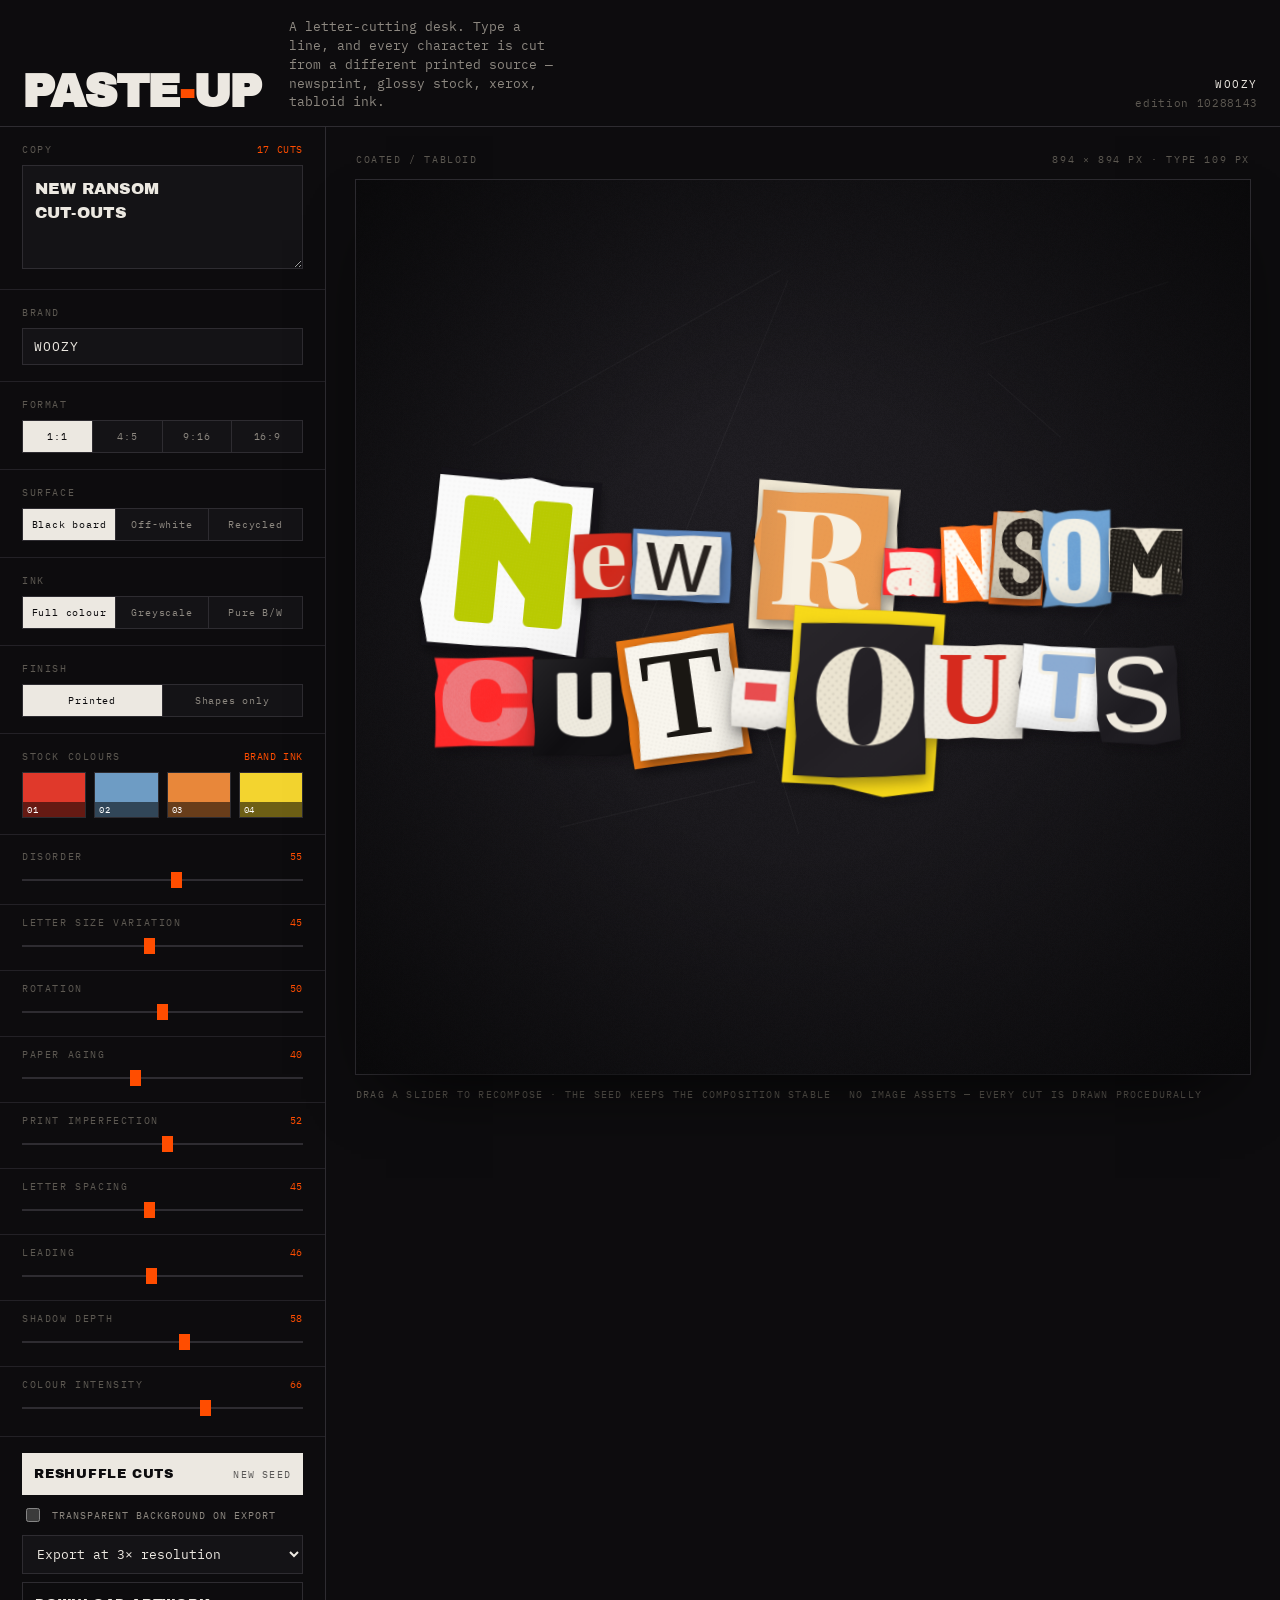
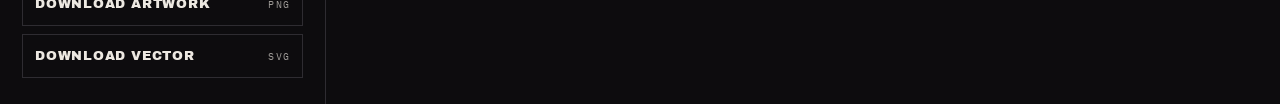
<file: paste-up.html>
<!DOCTYPE html>
<html lang="en">
<head>
<meta charset="utf-8">
<meta name="viewport" content="width=device-width, initial-scale=1">
<title>PASTE-UP — cut-out typography collage</title>
<link rel="preconnect" href="https://fonts.googleapis.com">
<link rel="preconnect" href="https://fonts.gstatic.com" crossorigin>
<link href="https://fonts.googleapis.com/css2?family=Abril+Fatface&family=Alfa+Slab+One&family=Anton&family=Archivo:wght@800&family=Archivo+Black&family=Archivo+Narrow:wght@700&family=Bebas+Neue&family=Bodoni+Moda:opsz,wght@6..96,900&family=Bungee&family=Courier+Prime:wght@700&family=DM+Serif+Display&family=Fjalla+One&family=IBM+Plex+Mono:wght@400;600&family=Instrument+Serif&family=Oswald:wght@700&family=Passion+One:wght@900&family=Playfair+Display:wght@900&family=Rubik+Mono+One&family=Space+Mono:wght@700&family=Special+Elite&family=Staatliches&family=Ultra&display=swap" rel="stylesheet">
<style>
:root{
  --ink:#0d0c0e;
  --panel:#141316;
  --panel-2:#1b1a1e;
  --line:#2e2c31;
  --line-soft:#232126;
  --fg:#ece8e1;
  --fg-dim:#8d8880;
  --fg-faint:#5d5952;
  --signal:#ff4d00;
  --mono:"IBM Plex Mono",ui-monospace,"SFMono-Regular",Menlo,monospace;
  --disp:"Archivo Black","Arial Black",Impact,sans-serif;
}
:root:not([data-theme="light"]){color-scheme:dark}
*{box-sizing:border-box}
html,body{margin:0;padding:0}
body{
  background:var(--ink);
  color:var(--fg);
  font-family:var(--mono);
  font-size:13px;
  -webkit-font-smoothing:antialiased;
  min-height:100vh;
}
button,input,select,textarea{font:inherit;color:inherit}
:focus-visible{outline:2px solid var(--signal);outline-offset:2px}
.sr{position:absolute;width:1px;height:1px;overflow:hidden;clip:rect(0 0 0 0);white-space:nowrap}

/* ---------- masthead ---------- */
.masthead{
  border-bottom:1px solid var(--line);
  padding:18px 22px 14px;
  display:flex;flex-wrap:wrap;align-items:flex-end;gap:18px 28px;
}
.wordmark{
  font-family:var(--disp);
  font-size:clamp(28px,4.4vw,46px);
  line-height:.86;
  letter-spacing:-.03em;
  margin:0;
  text-transform:uppercase;
}
.wordmark em{font-style:normal;color:var(--signal)}
.tagline{max-width:34ch;color:var(--fg-dim);line-height:1.45;margin:0}
.masthead .stamp{
  margin-left:auto;text-align:right;color:var(--fg-faint);
  font-size:11px;line-height:1.7;letter-spacing:.06em;
}
.stamp b{display:block;color:var(--fg);font-weight:400;letter-spacing:.14em}

/* ---------- shell ---------- */
.shell{display:grid;grid-template-columns:326px minmax(0,1fr);align-items:start}
.desk{border-right:1px solid var(--line);min-height:calc(100vh - 92px)}
.field{border-bottom:1px solid var(--line-soft);padding:16px 22px}
.field:last-child{border-bottom:0}
.lab{
  display:flex;justify-content:space-between;align-items:baseline;gap:10px;
  font-size:10px;letter-spacing:.16em;text-transform:uppercase;color:var(--fg-faint);
  margin-bottom:9px;
}
.lab .val{color:var(--signal);letter-spacing:.06em;font-variant-numeric:tabular-nums}
textarea{
  width:100%;min-height:104px;resize:vertical;background:var(--panel);
  border:1px solid var(--line);padding:11px 12px;line-height:1.5;
  font-family:var(--disp);font-size:16px;letter-spacing:.01em;text-transform:uppercase;
}
input[type=text]{width:100%;background:var(--panel);border:1px solid var(--line);padding:9px 11px;letter-spacing:.08em;text-transform:uppercase}
.row{display:flex;gap:8px}
.seg{display:grid;grid-template-columns:repeat(4,1fr);border:1px solid var(--line)}
.seg button{
  background:var(--panel);border:0;border-right:1px solid var(--line);
  padding:9px 2px;font-size:10px;letter-spacing:.08em;cursor:pointer;color:var(--fg-dim);
}
.seg button:last-child{border-right:0}
.seg button[aria-pressed=true]{background:var(--fg);color:var(--ink)}
.seg.two{grid-template-columns:repeat(3,1fr)}
.seg.duo{grid-template-columns:repeat(2,1fr)}
.chk{display:flex;gap:9px;align-items:center;color:var(--fg-dim);font-size:10px;letter-spacing:.1em;text-transform:uppercase;cursor:pointer;padding:2px 0}
.chk input{accent-color:var(--signal);width:14px;height:14px}
#swatchField.off{opacity:.32;pointer-events:none}
.swatches{display:grid;grid-template-columns:repeat(4,1fr);gap:8px}
.sw{position:relative;height:46px;border:1px solid var(--line);overflow:hidden}
.sw input{position:absolute;inset:-8px;width:calc(100% + 16px);height:calc(100% + 16px);border:0;padding:0;background:none;cursor:pointer;opacity:0}
.sw span{position:absolute;inset:0;pointer-events:none}
.sw b{position:absolute;left:0;bottom:0;right:0;font-size:9px;font-weight:400;letter-spacing:.06em;background:rgba(0,0,0,.55);color:#fff;padding:2px 4px}
.sliders{padding:4px 0}
.slider{padding:11px 22px 12px;border-bottom:1px solid var(--line-soft)}
.slider:last-child{border-bottom:0}
input[type=range]{
  -webkit-appearance:none;appearance:none;width:100%;height:16px;background:none;cursor:ew-resize;margin:0;
}
input[type=range]::-webkit-slider-runnable-track{height:2px;background:var(--line);border:0}
input[type=range]::-moz-range-track{height:2px;background:var(--line);border:0}
input[type=range]::-webkit-slider-thumb{-webkit-appearance:none;width:11px;height:16px;background:var(--signal);margin-top:-7px;border:0;border-radius:0}
input[type=range]::-moz-range-thumb{width:11px;height:16px;background:var(--signal);border:0;border-radius:0}
.actions{display:grid;gap:8px;padding:16px 22px 26px}
.btn{
  width:100%;padding:14px 12px;background:var(--fg);color:var(--ink);border:0;cursor:pointer;
  font-family:var(--disp);font-size:13px;letter-spacing:.06em;text-transform:uppercase;text-align:left;
  display:flex;justify-content:space-between;align-items:center;gap:10px;
}
.btn:hover{background:var(--signal);color:#fff}
.btn.ghost{background:transparent;color:var(--fg);border:1px solid var(--line)}
.btn.ghost:hover{border-color:var(--signal);color:var(--signal);background:transparent}
.btn small{font-family:var(--mono);font-size:10px;letter-spacing:.12em;opacity:.65}
select{background:var(--panel);border:1px solid var(--line);padding:9px 10px;width:100%}

/* ---------- stage ---------- */
.studio{padding:26px 30px 44px;display:flex;flex-direction:column;gap:14px;min-width:0}
.studio-head{display:flex;justify-content:space-between;align-items:baseline;gap:16px;color:var(--fg-faint);font-size:10px;letter-spacing:.16em;text-transform:uppercase}
.board-wrap{display:flex;justify-content:center}
#board{
  position:relative;width:100%;max-width:960px;overflow:hidden;
  box-shadow:0 30px 70px -30px rgba(0,0,0,.9), 0 0 0 1px var(--line);
}
#boardBg{position:absolute;inset:0;width:100%;height:100%;display:block}
#stage{position:absolute;inset:0}
.cut{position:absolute;will-change:transform}
.cut canvas{display:block}
#board.busy::after{
  content:"SETTING TYPE";position:absolute;inset:0;display:grid;place-items:center;
  background:rgba(13,12,14,.82);color:var(--fg);letter-spacing:.3em;font-size:11px;
}
.foot{color:var(--fg-faint);font-size:10px;letter-spacing:.12em;text-transform:uppercase;display:flex;gap:18px;flex-wrap:wrap}

@media (max-width:980px){
  .shell{grid-template-columns:1fr}
  .desk{border-right:0;border-bottom:1px solid var(--line);min-height:0}
  .studio{padding:20px 16px 36px}
  .masthead{padding:16px}
  .masthead .stamp{margin-left:0;text-align:left;width:100%}
}
@media (prefers-reduced-motion:reduce){*{transition:none!important;animation:none!important}}
</style>
</head>
<body>

<header class="masthead">
  <h1 class="wordmark">Paste<em>-</em>up</h1>
  <p class="tagline">A letter-cutting desk. Type a line, and every character is cut from a different printed source — newsprint, glossy stock, xerox, tabloid ink.</p>
  <div class="stamp"><b id="brandStamp">WOOZY</b>edition <span id="seedStamp">000000</span></div>
</header>

<div class="shell">
  <!-- ============ CONTROLS ============ -->
  <aside class="desk">
    <div class="field">
      <div class="lab"><span>Copy</span><span class="val" id="charCount">0 cuts</span></div>
      <textarea id="text" spellcheck="false" aria-label="Text to compose">NEW RANSOM
CUT-OUTS</textarea>
    </div>

    <div class="field">
      <div class="lab"><span>Brand</span></div>
      <input type="text" id="brand" value="WOOZY" aria-label="Brand name" maxlength="18">
    </div>

    <div class="field">
      <div class="lab"><span>Format</span></div>
      <div class="seg" id="formatSeg" role="group" aria-label="Artwork format">
        <button type="button" data-v="1" aria-pressed="true">1:1</button>
        <button type="button" data-v="0.8" aria-pressed="false">4:5</button>
        <button type="button" data-v="0.5625" aria-pressed="false">9:16</button>
        <button type="button" data-v="1.7778" aria-pressed="false">16:9</button>
      </div>
    </div>

    <div class="field">
      <div class="lab"><span>Surface</span></div>
      <div class="seg two" id="surfaceSeg" role="group" aria-label="Board surface">
        <button type="button" data-v="black" aria-pressed="true">Black board</button>
        <button type="button" data-v="offwhite" aria-pressed="false">Off-white</button>
        <button type="button" data-v="grey" aria-pressed="false">Recycled</button>
      </div>
    </div>

    <div class="field">
      <div class="lab"><span>Ink</span></div>
      <div class="seg two" id="inkSeg" role="group" aria-label="Ink mode">
        <button type="button" data-v="colour" aria-pressed="true">Full colour</button>
        <button type="button" data-v="grey" aria-pressed="false">Greyscale</button>
        <button type="button" data-v="pure" aria-pressed="false">Pure B/W</button>
      </div>
    </div>

    <div class="field">
      <div class="lab"><span>Finish</span></div>
      <div class="seg duo" id="finishSeg" role="group" aria-label="Finish">
        <button type="button" data-v="printed" aria-pressed="true">Printed</button>
        <button type="button" data-v="flat" aria-pressed="false">Shapes only</button>
      </div>
    </div>

    <div class="field" id="swatchField">
      <div class="lab"><span>Stock colours</span><span class="val">brand ink</span></div>
      <div class="swatches" id="swatches"></div>
    </div>

    <div class="field sliders" id="sliders"></div>

    <div class="actions">
      <button class="btn" id="reshuffle" type="button">Reshuffle cuts <small>new seed</small></button>
      <label class="chk"><input type="checkbox" id="transparent"> Transparent background on export</label>
      <select id="res" aria-label="Export resolution">
        <option value="2">Export at 2× resolution</option>
        <option value="3" selected>Export at 3× resolution</option>
        <option value="4">Export at 4× resolution</option>
      </select>
      <button class="btn ghost" id="download" type="button">Download artwork <small>PNG</small></button>
      <button class="btn ghost" id="downloadSvg" type="button">Download vector <small>SVG</small></button>
    </div>
  </aside>

  <!-- ============ STAGE ============ -->
  <main class="studio">
    <div class="studio-head">
      <span id="stockLine">stock in use</span>
      <span id="dims">—</span>
    </div>
    <div class="board-wrap">
      <div id="board" class="busy">
        <canvas id="boardBg"></canvas>
        <div id="stage" aria-hidden="true"></div>
        <div class="sr" id="live" aria-live="polite"></div>
      </div>
    </div>
    <div class="foot">
      <span>Drag a slider to recompose · the seed keeps the composition stable</span>
      <span>No image assets — every cut is drawn procedurally</span>
    </div>
  </main>
</div>

<script>
"use strict";

/* =========================================================
   1. SEEDED RANDOMNESS
   ========================================================= */
function mulberry32(a){
  return function(){
    a|=0;a=a+0x6D2B79F5|0;
    let t=Math.imul(a^a>>>15,1|a);
    t=t+Math.imul(t^t>>>7,61|t)^t;
    return ((t^t>>>14)>>>0)/4294967296;
  };
}
class Rng{
  constructor(seed){this._=mulberry32(seed>>>0);}
  r(){return this._();}
  range(a,b){return a+this._()*(b-a);}
  int(a,b){return Math.floor(a+this._()*(b-a+1));}
  pick(a){return a[Math.floor(this._()*a.length)];}
  chance(p){return this._()<p;}
  sign(){return this._()<.5?-1:1;}
  /* soft bell curve: values cluster near the middle, extremes are rare */
  bell(){return (this._()+this._()+this._())/3*2-1;}
  weighted(pairs){ // [[value,weight],...]
    let t=0;for(const p of pairs)t+=p[1];
    let x=this._()*t;
    for(const p of pairs){x-=p[1];if(x<=0)return p[0];}
    return pairs[pairs.length-1][0];
  }
}
function createSeed(){return Math.floor(Math.random()*0xFFFFFF);}
function hashStr(s){let h=2166136261;for(let i=0;i<s.length;i++){h^=s.charCodeAt(i);h=Math.imul(h,16777619);}return h>>>0;}

/* =========================================================
   2. COLOUR HELPERS
   ========================================================= */
function hexToRgb(h){h=h.replace('#','');if(h.length===3)h=h.split('').map(c=>c+c).join('');
  return [parseInt(h.slice(0,2),16),parseInt(h.slice(2,4),16),parseInt(h.slice(4,6),16)];}
function rgbToHex(r,g,b){return '#'+[r,g,b].map(v=>Math.max(0,Math.min(255,Math.round(v))).toString(16).padStart(2,'0')).join('');}
function rgbToHsl(r,g,b){
  r/=255;g/=255;b/=255;
  const mx=Math.max(r,g,b),mn=Math.min(r,g,b);let h=0,s=0;const l=(mx+mn)/2;
  if(mx!==mn){const d=mx-mn;s=l>.5?d/(2-mx-mn):d/(mx+mn);
    h=mx===r?(g-b)/d+(g<b?6:0):mx===g?(b-r)/d+2:(r-g)/d+4;h/=6;}
  return [h*360,s,l];
}
function hslToHex(h,s,l){
  h=((h%360)+360)%360/360;s=Math.max(0,Math.min(1,s));l=Math.max(0,Math.min(1,l));
  const q=l<.5?l*(1+s):l+s-l*s,p=2*l-q;
  const f=t=>{t=(t+1)%1;
    if(t<1/6)return p+(q-p)*6*t;
    if(t<1/2)return q;
    if(t<2/3)return p+(q-p)*(2/3-t)*6;
    return p;};
  return rgbToHex(f(h+1/3)*255,f(h)*255,f(h-1/3)*255);
}
function tweak(hex,dh,ds,dl){const[h,s,l]=rgbToHsl(...hexToRgb(hex));return hslToHex(h+dh,s*ds,l+dl);}
function lum(hex){const[r,g,b]=hexToRgb(hex).map(v=>{v/=255;return v<=.03928?v/12.92:Math.pow((v+.055)/1.055,2.4);});
  return .2126*r+.7152*g+.0722*b;}
function mix(a,b,t){const A=hexToRgb(a),B=hexToRgb(b);return rgbToHex(A[0]+(B[0]-A[0])*t,A[1]+(B[1]-A[1])*t,A[2]+(B[2]-A[2])*t);}

/* =========================================================
   3. TYPE POOL — grouped by voice, always with a system fallback
   ========================================================= */
const FONTS = [
  // heavy display
  {f:'"Anton", Impact, "Arial Narrow", sans-serif',w:400,g:'display'},
  {f:'"Archivo Black","Arial Black",sans-serif',w:400,g:'display'},
  {f:'"Alfa Slab One", Rockwell, Georgia, serif',w:400,g:'display'},
  {f:'"Ultra", Georgia, serif',w:400,g:'display'},
  {f:'"Passion One", Impact, sans-serif',w:900,g:'display'},
  {f:'"Bungee", Impact, sans-serif',w:400,g:'display'},
  {f:'"Rubik Mono One", "Courier New", monospace',w:400,g:'display'},
  {f:'Impact, "Arial Black", sans-serif',w:400,g:'display'},
  {f:'"Arial Black", Impact, sans-serif',w:900,g:'display'},
  // condensed
  {f:'"Bebas Neue", "Arial Narrow", sans-serif',w:400,g:'condensed'},
  {f:'"Oswald", "Arial Narrow", sans-serif',w:700,g:'condensed'},
  {f:'"Fjalla One", "Arial Narrow", sans-serif',w:400,g:'condensed'},
  {f:'"Staatliches", "Arial Narrow", sans-serif',w:400,g:'condensed'},
  {f:'"Archivo Narrow", "Arial Narrow", sans-serif',w:700,g:'condensed'},
  // editorial serif
  {f:'"Playfair Display", Georgia, serif',w:900,g:'serif'},
  {f:'"Bodoni Moda", "Didot", Georgia, serif',w:900,g:'serif'},
  {f:'"DM Serif Display", Georgia, serif',w:400,g:'serif'},
  {f:'"Abril Fatface", Georgia, serif',w:400,g:'serif'},
  {f:'"Instrument Serif", Georgia, serif',w:400,g:'serif'},
  {f:'Georgia, "Times New Roman", serif',w:700,g:'serif'},
  {f:'"Times New Roman", Times, serif',w:700,g:'serif'},
  {f:'Palatino, "Palatino Linotype", Georgia, serif',w:700,g:'serif'},
  // typewriter / mono
  {f:'"Special Elite", "Courier New", monospace',w:400,g:'mono'},
  {f:'"Courier Prime", "Courier New", monospace',w:700,g:'mono'},
  {f:'"Space Mono", "Courier New", monospace',w:700,g:'mono'},
  {f:'"Courier New", Courier, monospace',w:700,g:'mono'},
  // grotesk
  {f:'"Archivo", Helvetica, Arial, sans-serif',w:800,g:'grotesk'},
  {f:'Helvetica, Arial, sans-serif',w:700,g:'grotesk'},
  {f:'"Trebuchet MS", Verdana, sans-serif',w:700,g:'grotesk'},
  {f:'Verdana, Geneva, sans-serif',w:700,g:'grotesk'}
];
const BY_GROUP = FONTS.reduce((m,f)=>((m[f.g]=m[f.g]||[]).push(f),m),{});

/* =========================================================
   4. MATERIAL PRESETS — a cut gets a preset first, variations second
   ========================================================= */
const MATERIALS = {
  newspaper:{
    label:'newsprint', groups:['serif','mono','condensed'], weight:16,
    stocks:[['newsprint',6],['neutral',2],['brand',1]],
    sat:.34, screen:[.30,.58], paperDots:[.05,.12], grain:[.55,.85],
    pad:[.025,.095], ink:'dark', bleed:.5, fiber:.9, edge:[.10,.20], crisp:.55
  },
  magazine:{
    label:'glossy', groups:['display','grotesk','condensed','serif'], weight:26,
    stocks:[['brand',3],['bright',4],['neutral',3]],
    sat:1.05, screen:[.10,.32], paperDots:[0,.06], grain:[.12,.3],
    pad:[.02,.10], ink:'auto', bleed:.18, fiber:.15, edge:[.05,.12], crisp:.9
  },
  xerox:{
    label:'xerox', groups:['display','condensed','mono'], weight:14,
    stocks:[['xerox',7],['dark',2],['brand',1]],
    sat:.06, screen:[.35,.6], paperDots:[.03,.09], grain:[.8,1.25],
    pad:[.02,.085], ink:'hard', bleed:.7, fiber:.4, edge:[.12,.24], crisp:.35
  },
  fashion:{
    label:'coated', groups:['serif','display'], weight:18,
    stocks:[['brand',3],['bright',4],['dark',3]],
    sat:.95, screen:[.05,.18], paperDots:[0,.04], grain:[.08,.22],
    pad:[.07,.21], ink:'auto', bleed:.1, fiber:.1, edge:[.04,.10], crisp:1
  },
  tabloid:{
    label:'tabloid', groups:['condensed','display'], weight:26,
    stocks:[['brand',5],['accent',2],['neutral',2],['dark',1]],
    sat:1.25, screen:[.22,.48], paperDots:[.04,.11], grain:[.35,.6],
    pad:[.012,.07], ink:'auto', bleed:.35, fiber:.35, edge:[.08,.18], crisp:.7
  }
};
const MAT_KEYS = Object.keys(MATERIALS);
const MAT_WEIGHTS = MAT_KEYS.map(k=>[k,MATERIALS[k].weight]);

const STOCKS = {
  newsprint:['#d9d2c2','#cfc8b6','#e1dbcb','#c8c1af'],
  neutral:['#e9e3d5','#ded7c7','#f1ece0','#d2ccbd','#efe7d3'],
  bright:['#f7f5f0','#ffffff','#f4f1e8','#fbf9f4'],
  xerox:['#f4f3ef','#e8e7e2','#fbfaf7'],
  dark:['#141317','#1d1b20','#0f0e11','#221f24']
};

/* =========================================================
   5. STATE
   ========================================================= */
const SLIDERS = [
  {id:'chaos',      label:'Disorder',           v:55},
  {id:'sizeVar',    label:'Letter size variation', v:45},
  {id:'rotation',   label:'Rotation',           v:50},
  {id:'aging',      label:'Paper aging',        v:40},
  {id:'print',      label:'Print imperfection', v:52},
  {id:'spacing',    label:'Letter spacing',     v:45},
  {id:'leading',    label:'Leading',            v:46},
  {id:'shadow',     label:'Shadow depth',       v:58},
  {id:'intensity',  label:'Colour intensity',   v:66}
];
const state = {
  text:'NEW RANSOM\nCUT-OUTS',
  brand:'WOOZY',
  seed:createSeed(),
  format:1,
  surface:'black',
  palette:['#e0392b','#6e9cc4','#e8873a','#f3d42f'],
  ink:'colour', flat:false, transparent:false,
  s:Object.fromEntries(SLIDERS.map(s=>[s.id,s.v/100])),
  cuts:[], fontsReady:false
};
const PAD = 30;           // shadow + backing-card breathing room baked into every cut canvas
const REF = 100;          // metrics reference size

/* =========================================================
   6. MEASURING
   ========================================================= */
const mc = document.createElement('canvas').getContext('2d');
const metricCache = new Map();
function metrics(str,font){
  const key = font.w+'|'+font.f+'|'+str;
  let m = metricCache.get(key);
  if(m) return m;
  mc.font = font.w+' '+REF+'px '+font.f;
  const t = mc.measureText(str);
  const left  = t.actualBoundingBoxLeft  !== undefined ? t.actualBoundingBoxLeft  : 0;
  const right = t.actualBoundingBoxRight !== undefined ? t.actualBoundingBoxRight : t.width;
  const asc   = t.actualBoundingBoxAscent  || REF*.72;
  const desc  = Math.max(0, t.actualBoundingBoxDescent || 0);
  m = {w:(left+right)/REF||t.width/REF, left:left/REF, asc:asc/REF, desc:desc/REF};
  metricCache.set(key,m);
  return m;
}

/* =========================================================
   7. STYLE GENERATION — one cut = one fragment of printed matter
   ========================================================= */
function paletteFor(kind,rng,intensity){
  if(kind==='brand'||kind==='accent'){
    const base = rng.pick(state.palette);
    const [h,s,l] = rgbToHsl(...hexToRgb(base));
    const boost = .55 + intensity*.75;
    if(kind==='accent') return hslToHex(h + rng.range(-16,16), Math.min(1,s*boost*1.05), Math.min(.82,Math.max(.22,l+rng.range(-.12,.12))));
    return hslToHex(h + rng.range(-7,7), Math.min(1,s*boost), Math.max(.18,Math.min(.8,l+rng.range(-.08,.08))));
  }
  return rng.pick(STOCKS[kind]);
}

/* black & white conversion — stocks become distinct paper greys, ink goes hard */
const GREYS=[1,.955,.90,.83,.72,.58,.20,.11,.055];
function toGrey(hex,shift){
  let L=lum(hex);
  L=Math.max(0,Math.min(1,(L-.5)*1.18+.5+(shift||0)));
  let best=GREYS[0],d=9;
  for(const g of GREYS){const k=Math.abs(g-L);if(k<d){d=k;best=g;}}
  return hslToHex(0,0,best);
}
function monoize(c){
  if(state.ink==='pure'){
    // two inks only, no halfway house
    const white = (c.fiberSeed%100) < 55;
    c.paper = white ? '#ffffff' : '#000000';
    c.ink   = white ? '#000000' : '#ffffff';
    if(c.backing) c.backing.color = white ? '#000000' : '#ffffff';
    c.stroke = null; c.ghost = null;
    return c;
  }
  c.paper=toGrey(c.paper);
  const pale=lum(c.paper)>.45;
  c.ink = pale ? '#0b0a0c' : '#f8f7f4';
  if(c.stroke) c.stroke.c = pale ? '#f8f7f4' : '#0b0a0c';
  if(c.ghost)  c.ghost.c  = c.ink;
  if(c.backing) c.backing.color = toGrey(c.backing.color, pale? -.30 : .34);
  return c;
}

/* shapes only: the cut silhouette and the letterform, nothing else */
const isFlat = () => state.flat || state.ink==='pure';
function flatten(c){
  c.grain=0; c.fiber=0; c.screen=0; c.erode=0; c.blur=0; c.ghost=null;
  c.paperDots.a=0; c.papLight=0; c.papDark=0; c.lift=0; c.inkAlpha=1;
  c.edge = state.ink==='pure' ? 0 : c.edge*0.35;
  return c;
}

/* the board colour once ink mode has had its say */
function boardBase(){
  if(state.ink==='pure') return state.surface==='black' ? '#000000' : '#ffffff';
  const b=SURFACES[state.surface].base;
  return state.ink==='grey' ? toGrey(b) : b;
}

function pickInk(mat,paper,rng,intensity){
  const L = lum(paper);
  const dark  = ['#14121a','#1a1713','#100f12','#231d1a'];
  const light = ['#f6f2e6','#fffdf6','#ece5d2','#f2ece0'];
  if(mat.ink==='dark')  return L>.4 ? rng.pick(dark) : rng.pick(light);
  if(mat.ink==='hard')  return L>.45 ? '#0c0b0e' : '#f8f7f3';
  // auto: sometimes brand-coloured ink on pale stock
  if(L>.55 && rng.chance(.34)){
    const c = paletteFor(rng.chance(.7)?'brand':'accent',rng,intensity);
    return lum(c) < L-.28 ? c : tweak(c,0,1.05,-.18);
  }
  if(L<.30 && rng.chance(.3)){
    const c = paletteFor('brand',rng,intensity);
    return lum(c) > L+.3 ? c : tweak(c,0,1,.25);
  }
  return L>.42 ? rng.pick(dark) : rng.pick(light);
}

/* hand-cut silhouette: mostly straight edges, tiny wobble, the odd nick */
function createCutoutShape(rng){
  const pts=[];
  const corners=[[0,0],[1,0],[1,1],[0,1]];
  for(let s=0;s<4;s++){
    const a=corners[s], b=corners[(s+1)%4];
    const n=rng.int(3,5);
    const horiz = s===0||s===2;
    for(let i=0;i<n;i++){
      const t=i/n;
      let x=a[0]+(b[0]-a[0])*t, y=a[1]+(b[1]-a[1])*t;
      let j=rng.bell()*0.023;
      if(rng.chance(.12)) j += rng.sign()*rng.range(.022,.05); // scissor nick
      if(horiz) y += (s===0? j : -j); else x += (s===1? -j : j);
      // corners drift a touch more
      if(i===0){ x+= rng.bell()*.012; y+= rng.bell()*.012; }
      pts.push([x,y]);
    }
  }
  return pts;
}

function createCharacterStyle(str,rng,ctxOpts){
  const matKey = ctxOpts.material;
  const mat = MATERIALS[matKey];
  const S = state.s;
  const groups = mat.groups;
  const font = rng.pick(BY_GROUP[rng.pick(groups)]);
  const m = metrics(str,font);

  const stockKind = rng.weighted(mat.stocks);
  let paper = paletteFor(stockKind,rng,S.intensity);
  // aging pushes paper warm + dull
  const age = S.aging;
  if(lum(paper)>.25) paper = tweak(paper, -2*age, 1-.16*age, -.05*age);
  // global saturation direction per material
  paper = tweak(paper,0,mat.sat*(.7+S.intensity*.55),0);

  const ink = pickInk(mat,paper,rng,S.intensity);

  let sizeMul = 1 + rng.bell()*(.10+S.sizeVar*.34);
  if(ctxOpts.block) sizeMul *= rng.range(.42,.62);  // a small clipping, not a headline
  if(rng.chance(.16+S.sizeVar*.12)) sizeMul *= rng.range(1.14,1.42);   // a headline letter
  else if(rng.chance(.14)) sizeMul *= rng.range(.70,.86);              // a body-copy letter
  const scaleX  = 1 + rng.bell()*(.05+S.chaos*.13);
  const padBase = rng.range(mat.pad[0],mat.pad[1]);

  const pr = S.print;
  const dotsA = rng.range(mat.paperDots[0],mat.paperDots[1])*(.6+pr*.9);
  const screen = rng.range(mat.screen[0],mat.screen[1])*(.45+pr*1.0);

  // asymmetric margins; now and then the scissors bite into the glyph itself
  const pads = {
    padL: padBase*rng.range(.6,1.6), padR: padBase*rng.range(.6,1.6),
    padT: padBase*rng.range(.45,1.4), padB: padBase*rng.range(.45,1.4)
  };
  if(rng.chance(.22)){
    const side = rng.pick(['padL','padR','padT','padB']);
    pads[side] = -rng.range(.008,.045);
  }

  // one cut in six is pasted onto a second, larger card
  const backing = rng.chance(.17)
    ? (()=>{ const bc = rng.chance(.55) ? paletteFor(rng.chance(.6)?'brand':'accent',rng,S.intensity)
                                       : (lum(paper)>.45 ? '#16141a' : rng.pick(STOCKS.neutral));
             return {color:bc, grow:rng.range(.06,.17), dx:rng.bell()*.05, dy:rng.bell()*.05,
                     rot:rng.bell()*.07, poly:createCutoutShape(rng)}; })()
    : null;

  const style = {
    text:str, material:matKey, font, metric:m,
    paper, ink, stockKind, backing,
    sizeMul, scaleX,
    skew: rng.bell()*(1.2+S.chaos*1.6)*Math.PI/180,
    rot:  0, // filled by layout
    padL:pads.padL, padR:pads.padR, padT:pads.padT, padB:pads.padB,
    poly: createCutoutShape(rng),
    // print behaviour
    inkAlpha: 1 - rng.range(0,.10)*pr*(mat.crisp<.6?1.4:.6),
    blur: rng.chance(.45)? rng.range(.05,.42)*pr*(1.4-mat.crisp) : 0,
    ghost: rng.chance(.34*pr+.06)
      ? {dx:rng.bell()*1.9*(1+pr), dy:rng.bell()*1.6*(1+pr), a:rng.range(.10,.34)*pr+.05,
         c: rng.chance(.4)? paletteFor('accent',rng,S.intensity) : ink}
      : null,
    screen: rng.chance(.55)? screen : screen*.25,
    screenSp: rng.range(3.2,6.4),
    screenAng: rng.range(0,Math.PI),
    paperDots:{a:dotsA, sp:rng.range(3.4,7), ang:rng.range(0,Math.PI)},
    erode: rng.range(0,1)*pr*(mat.bleed+.25),
    grain: rng.range(mat.grain[0],mat.grain[1])*(.45+S.aging*.75+pr*.25),
    fiber: mat.fiber*(.5+S.aging),
    edge: rng.range(mat.edge[0],mat.edge[1])*(.6+S.aging*.9),
    lift: rng.range(0,1)<.45 ? rng.range(.05,.16)*(.4+S.shadow) : 0,
    liftSide: rng.int(0,3),
    papLight: rng.range(.02,.10),
    papDark: rng.range(.03,.12)*(.5+S.aging),
    stroke: rng.chance(.13)
      ? {c: lum(ink)>.5 ? '#141218' : (rng.chance(.5)? '#f6f1e4' : paletteFor('brand',rng,S.intensity)),
         w: rng.range(.035,.085), inline: rng.chance(.35)}
      : null,
    sh:{a:0,b:0,x:0,y:0},
    fiberSeed: rng.int(0,99999)
  };
  let out = style;
  if(state.ink!=='colour') out = monoize(out);
  if(isFlat()) out = flatten(out);
  return out;
}

/* =========================================================
   8. BUILDING THE COMPOSITION
   ========================================================= */
function buildCuts(){
  const rng = new Rng(state.seed ^ hashStr(state.text));
  const S = state.s;
  const lines = state.text.replace(/\r/g,'').split('\n');
  const out = [];
  let wordIndex = 0;

  lines.forEach((line,li)=>{
    const words = line.split(/\s+/).filter(Boolean);
    words.forEach(word=>{
      // a word can occasionally be one single cut — a whole word clipped from a headline
      const material = rng.weighted(MAT_WEIGHTS);
      const asBlock = word.length<=4 && word.length>1 && rng.chance(.13);
      const group = {index:wordIndex++, line:li, cuts:[], material,
                     tilt: rng.bell()*(2.2+S.chaos*5.5)*Math.PI/180,
                     scale: 1 + rng.bell()*(.04+S.sizeVar*.12)};
      if(asBlock){
        const c = createCharacterStyle(word,rng,{material,block:true});
        c.group = group; group.cuts.push(c); out.push(c);
      }else{
        for(let ch of word){
          // 70% of a word shares its stock source, the rest is cut from elsewhere
          const mk = rng.chance(.7)? material : rng.weighted(MAT_WEIGHTS);
          // no cutter finds the case they wanted — flip a few
          if(rng.chance(.05+S.chaos*.11)){
            const alt = ch===ch.toUpperCase()? ch.toLowerCase() : ch.toUpperCase();
            if(alt!==ch) ch=alt;
          }
          const c = createCharacterStyle(ch,rng,{material:mk});
          c.group = group; group.cuts.push(c); out.push(c);
        }
      }
    });
    if(li<lines.length-1) out.push({br:true,line:li});
  });

  // per-cut randomness that layout needs
  const r2 = new Rng((state.seed*7919 ^ hashStr(state.text))>>>0);
  out.forEach(c=>{
    if(c.br) return;
    c.rotBase = r2.bell()*(4+S.rotation*9)*Math.PI/180
              + (r2.chance(.09)? r2.sign()*r2.range(4,7)*Math.PI/180 : 0);
    c.dyF = r2.bell()*(.03+S.chaos*.19);
    c.overlap = 1 - r2.range(.02,.09) - S.chaos*r2.range(0,.09) + S.spacing*.06;
    c.gapExtra = r2.range(-.05,.035)+S.spacing*.09;
  });
  return out;
}

/* ---- pure geometry: no drawing, so the fit loop is cheap ---- */
function sizeOf(c,F){
  const fs = F*c.sizeMul*(c.group?c.group.scale:1);
  const w = (c.metric.w*c.scaleX + c.padL + c.padR)*fs;
  const h = (c.metric.asc + c.metric.desc + c.padT + c.padB)*fs;
  return {fs,w,h};
}

function LEAD(){ return 0.50 + state.s.leading*0.95; }

function layout(cuts,F,availW,availH){
  const S = state.s;
  const wordGap = F*(0.20 + S.spacing*0.34);
  const lines=[]; let cur=[]; let curW=0; let lastGroup=-1;

  const flush=()=>{ if(cur.length){lines.push(cur);} cur=[]; curW=0; lastGroup=-1; };

  for(const c of cuts){
    if(c.br){ flush(); continue; }
    if(c.group.index!==lastGroup){
      // measure the whole word before committing it to this line
      const word = c.group.cuts;
      let wW=0;
      word.forEach((k,i)=>{
        const s=sizeOf(k,F);
        wW += (i===word.length-1)? s.w : s.w*k.overlap + F*k.gapExtra;
      });
      if(cur.length && curW + wordGap + wW > availW){ flush(); }
      if(cur.length) curW += wordGap;
      c.group._x = curW;
      curW += wW;
      lastGroup = c.group.index;
      cur.push(c.group);
    }
  }
  flush();

  // vertical rhythm
  const lineData = lines.map(groups=>{
    let maxH=0,w=0;
    groups.forEach((g,i)=>{
      let gw=0;
      g.cuts.forEach((k,j)=>{
        const s=sizeOf(k,F);
        maxH=Math.max(maxH,s.h);
        gw += (j===g.cuts.length-1)? s.w : s.w*k.overlap + F*k.gapExtra;
      });
      g._w=gw;
      w += gw + (i? wordGap:0);
    });
    return {groups,maxH,w};
  });

  const leadFactor = LEAD();
  let totalH = 0;
  lineData.forEach((l,i)=> totalH += (i? l.maxH*leadFactor : l.maxH));
  const maxLineW = lineData.reduce((m,l)=>Math.max(m,l.w),0);

  return {lineData,totalH,maxLineW,wordGap};
}

function placeCuts(cuts,F,availW,availH,offX,offY){
  const L = layout(cuts,F,availW,availH);
  let y = offY + (availH - L.totalH)/2;
  L.lineData.forEach((l,li)=>{
    if(li) y += l.maxH*LEAD();
    let x = offX + (availW - l.w)/2;
    l.groups.forEach((g,gi)=>{
      if(gi) x += L.wordGap;
      const startX = x;
      g.cuts.forEach((k,j)=>{
        const s = sizeOf(k,F);
        k.fs = s.fs; k.w = s.w; k.h = s.h;
        const dx = x - startX;
        k.x = x;
        k.y = y + (l.maxH - s.h)/2 + k.dyF*F + Math.tan(g.tilt)*dx;
        k.rot = k.rotBase + g.tilt*0.75;
        // depth
        const d = state.ink==='pure' ? 0 : state.s.shadow;
        k.sh = {a:(.10+d*.42)*(1+(k.lift>0?.35:0)), b:(3+d*16), x:(1+d*4)*Math.cos(k.rot+.6), y:(2+d*7)};
        x += (j===g.cuts.length-1)? s.w : s.w*k.overlap + F*k.gapExtra;
      });
    });
  });
  return L;
}

/* real bounds, rotation and skew included, so nothing ever runs off the board */
function bboxOf(cuts){
  let x0=1e9,y0=1e9,x1=-1e9,y1=-1e9,any=false;
  for(const c of cuts){
    if(c.br) continue;
    any=true;
    const cx=c.x+c.w/2, cy=c.y+c.h/2, t=Math.tan(c.skew);
    const co=Math.cos(c.rot), si=Math.sin(c.rot);
    for(const sx of [-1,1]) for(const sy of [-1,1]){
      const lx=sx*c.w/2, ly=sy*c.h/2;
      const kx=lx+t*ly, ky=ly;
      const px=cx+kx*co-ky*si, py=cy+kx*si+ky*co;
      x0=Math.min(x0,px);x1=Math.max(x1,px);
      y0=Math.min(y0,py);y1=Math.max(y1,py);
    }
  }
  if(!any) return {x:0,y:0,w:0,h:0};
  return {x:x0,y:y0,w:x1-x0,h:y1-y0};
}

function fitAndPlace(cuts,boxW,boxH){
  const availW = boxW*0.84, availH = boxH*0.80;
  let F = Math.min(availH*0.7, availW*0.5);
  let L = layout(cuts,F,availW,availH);
  let guard=0;
  while(guard++<120 && (L.maxLineW>availW || L.totalH>availH)){
    const k = Math.min(availW/Math.max(1,L.maxLineW), availH/Math.max(1,L.totalH));
    F = F*Math.max(.55,Math.min(.97,k*0.99));
    if(F<8) break;
    L = layout(cuts,F,availW,availH);
  }
  // grow back if there's slack
  guard=0;
  while(guard++<40){
    const test = F*1.05;
    const T = layout(cuts,test,availW,availH);
    if(T.maxLineW<=availW && T.totalH<=availH){F=test;}
    else break;
  }
  // place, then verify the true rotated bounds and shrink if anything pokes out
  let tries=0, bb;
  do{
    placeCuts(cuts,F,availW,availH,(boxW-availW)/2,(boxH-availH)/2);
    bb = bboxOf(cuts);
    const k = Math.min(boxW*0.93/Math.max(1,bb.w), boxH*0.90/Math.max(1,bb.h), 1);
    if(k>0.99) break;
    F *= Math.max(.6,k);
  }while(tries++<5);

  // optical centring on the real silhouette
  const dx=(boxW-bb.w)/2-bb.x, dy=(boxH-bb.h)/2-bb.y;
  for(const c of cuts){ if(!c.br){ c.x+=dx; c.y+=dy; } }
  return F;
}

/* =========================================================
   9. TEXTURE PRIMITIVES
   ========================================================= */
const patternCache = new Map();
function dotPattern(ctx,sp,r,color){
  const key = sp.toFixed(2)+'|'+r.toFixed(2)+'|'+color;
  let p = patternCache.get(key);
  if(p) return p;
  const t = document.createElement('canvas');
  const size = Math.max(2,Math.round(sp));
  t.width=t.height=size;
  const tc=t.getContext('2d');
  tc.fillStyle=color;tc.beginPath();tc.arc(size/2,size/2,Math.max(.4,r),0,6.2832);tc.fill();
  p = ctx.createPattern(t,'repeat');
  patternCache.set(key,p);
  return p;
}
function paintDots(ctx,x,y,w,h,{sp,r,color,alpha,angle,comp}){
  if(alpha<=0.004) return;
  const d = Math.hypot(w,h)*1.2;
  ctx.save();
  ctx.globalAlpha = alpha;
  if(comp) ctx.globalCompositeOperation = comp;
  ctx.translate(x+w/2,y+h/2);
  ctx.rotate(angle);
  ctx.fillStyle = dotPattern(ctx,sp,r,color);
  ctx.fillRect(-d/2,-d/2,d,d);
  ctx.restore();
}
let grainTile=null;
function grainPattern(ctx){
  if(!grainTile){
    const t=document.createElement('canvas');t.width=t.height=140;
    const tc=t.getContext('2d');const im=tc.createImageData(140,140);
    for(let i=0;i<im.data.length;i+=4){
      const v=Math.random();
      const g=v<.5? 0:255;
      im.data[i]=im.data[i+1]=im.data[i+2]=g;
      im.data[i+3]=Math.random()*90;
    }
    tc.putImageData(im,0,0);
    grainTile=t;
  }
  return ctx.createPattern(grainTile,'repeat');
}
function paintGrain(ctx,x,y,w,h,amount,s){
  if(amount<=.02) return;
  ctx.save();
  ctx.globalAlpha=Math.min(.42,amount*.24);
  ctx.globalCompositeOperation='overlay';
  const p=grainPattern(ctx);
  try{ p.setTransform(new DOMMatrix().scale(Math.max(1,s*.8))); }catch(e){}
  ctx.fillStyle=p;
  ctx.fillRect(x,y,w,h);
  ctx.restore();
}

/* =========================================================
   10. DRAWING ONE CUT
   ========================================================= */
function polyPath(poly,x,y,w,h){
  const p=new Path2D();
  poly.forEach((pt,i)=>{
    const X=x+pt[0]*w, Y=y+pt[1]*h;
    i? p.lineTo(X,Y) : p.moveTo(X,Y);
  });
  p.closePath();
  return p;
}
function cutPath(c,s){ return polyPath(c.poly, PAD*s, PAD*s, c.w*s, c.h*s); }

function drawInk(ctx,c,s){
  const P=PAD*s, w=c.w*s, h=c.h*s;
  const t=document.createElement('canvas');
  t.width=Math.max(2,Math.ceil(w+P*2)); t.height=Math.max(2,Math.ceil(h+P*2));
  const k=t.getContext('2d');
  const fs=c.fs*s;
  const setup=()=>{
    k.setTransform(1,0,0,1,0,0);
    k.translate(P+c.padL*c.fs*s, P+(c.padT+c.metric.asc)*c.fs*s);
    k.scale(c.scaleX,1);
    k.font = c.font.w+' '+fs+'px '+c.font.f;
    k.textBaseline='alphabetic';
  };
  const tx = c.metric.left*fs;

  // misregistered ghost pass
  if(c.ghost){
    setup();
    k.globalAlpha=c.ghost.a; k.fillStyle=c.ghost.c;
    k.fillText(c.text, tx + c.ghost.dx*s, c.ghost.dy*s);
    k.globalAlpha=1;
  }
  // main ink
  setup();
  if(c.stroke && c.stroke.inline){
    k.fillStyle = mix(c.paper,c.ink,.10);
    k.fillText(c.text,tx,0);
    k.lineWidth = c.stroke.w*fs; k.strokeStyle=c.ink; k.lineJoin='round';
    k.strokeText(c.text,tx,0);
  }else{
    if(c.stroke){
      k.lineWidth=c.stroke.w*fs*2; k.strokeStyle=c.stroke.c; k.lineJoin='round';
      k.strokeText(c.text,tx,0);
    }
    k.fillStyle=c.ink;
    k.fillText(c.text,tx,0);
  }

  // halftone screen inside the ink only
  if(c.screen>.04){
    k.setTransform(1,0,0,1,0,0);
    k.globalCompositeOperation='destination-out';
    paintDots(k,P,P,w,h,{sp:c.screenSp*s, r:c.screenSp*s*0.22, color:'#000',
      alpha:Math.min(.55,c.screen*.8), angle:c.screenAng});
    k.globalCompositeOperation='source-over';
  }
  // worn ink: a few bitten-out specks
  if(c.erode>.12){
    k.setTransform(1,0,0,1,0,0);
    k.globalCompositeOperation='destination-out';
    const r=new Rng(c.fiberSeed);
    const n=Math.round(c.erode*26);
    for(let i=0;i<n;i++){
      k.globalAlpha=r.range(.15,.6);
      k.beginPath();
      k.ellipse(P+r.r()*w, P+r.r()*h, r.range(.4,2.2)*s, r.range(.4,1.8)*s, r.r()*3.14,0,6.2832);
      k.fill();
    }
    k.globalAlpha=1;k.globalCompositeOperation='source-over';
  }

  ctx.save();
  ctx.globalAlpha=c.inkAlpha;
  if(c.blur>0.02) ctx.filter='blur('+(c.blur*s).toFixed(2)+'px)';
  ctx.drawImage(t,0,0);
  ctx.restore();
}

function drawCut(ctx,c,s){
  const P=PAD*s, w=c.w*s, h=c.h*s;
  const path=cutPath(c,s);

  // 0 — backing card, pasted down first
  if(c.backing){
    const b=c.backing;
    const bw=w*(1+b.grow), bh=h*(1+b.grow);
    const bx=P+b.dx*w-(bw-w)/2, by=P+b.dy*h-(bh-h)/2;
    ctx.save();
    ctx.translate(P+w/2,P+h/2); ctx.rotate(b.rot); ctx.translate(-(P+w/2),-(P+h/2));
    const bp=polyPath(b.poly,bx,by,bw,bh);
    if(c.sh.a>0.005){
      ctx.shadowColor='rgba(8,6,10,'+(c.sh.a*.8).toFixed(3)+')';
      ctx.shadowBlur=c.sh.b*s*.9; ctx.shadowOffsetX=c.sh.x*s; ctx.shadowOffsetY=c.sh.y*s;
    }
    ctx.fillStyle=b.color; ctx.fill(bp);
    ctx.shadowColor='transparent';
    ctx.save(); ctx.clip(bp);
    paintDots(ctx,bx,by,bw,bh,{sp:c.paperDots.sp*s,r:c.paperDots.sp*s*.24,
      color:lum(b.color)>.4?'#2a2018':'#e6dfd0',alpha:c.paperDots.a*.8,angle:c.paperDots.ang+.4,comp:'multiply'});
    paintGrain(ctx,bx,by,bw,bh,c.grain*.75,s);
    ctx.restore();
    ctx.lineWidth=Math.max(1,1.5*s);
    ctx.strokeStyle='rgba(24,18,12,'+(c.edge*.8).toFixed(3)+')';
    ctx.stroke(bp);
    ctx.restore();
  }

  // 1 — paper body + drop shadow
  ctx.save();
  if(c.sh.a>0.005){
    ctx.shadowColor='rgba(8,6,10,'+c.sh.a.toFixed(3)+')';
    ctx.shadowBlur=c.sh.b*s; ctx.shadowOffsetX=c.sh.x*s; ctx.shadowOffsetY=c.sh.y*s;
  }
  ctx.fillStyle=c.paper; ctx.fill(path);
  ctx.restore();

  ctx.save();
  ctx.clip(path);

  // 2 — stock shading
  const g=ctx.createLinearGradient(P,P,P+w,P+h);
  g.addColorStop(0,'rgba(255,255,255,'+c.papLight.toFixed(3)+')');
  g.addColorStop(.55,'rgba(255,255,255,0)');
  g.addColorStop(1,'rgba(0,0,0,'+c.papDark.toFixed(3)+')');
  ctx.fillStyle=g; ctx.fillRect(P,P,w,h);

  // 3 — fibres
  if(c.fiber>.12){
    const r=new Rng(c.fiberSeed+11);
    ctx.save();
    ctx.globalAlpha=Math.min(.14,c.fiber*.09);
    ctx.strokeStyle= lum(c.paper)>.4 ? '#4a4034' : '#cfc6b4';
    ctx.lineWidth=Math.max(.5,.7*s);
    const n=Math.round(10+c.fiber*22);
    for(let i=0;i<n;i++){
      const y0=P+r.r()*h, x0=P+r.r()*w, len=r.range(.08,.4)*w;
      ctx.beginPath();
      ctx.moveTo(x0,y0);
      ctx.lineTo(x0+len,y0+r.bell()*2.5*s);
      ctx.stroke();
    }
    ctx.restore();
  }

  // 4 — stock printing screen
  paintDots(ctx,P,P,w,h,{
    sp:c.paperDots.sp*s, r:c.paperDots.sp*s*.24,
    color: lum(c.paper)>.4? '#2a2018':'#e6dfd0',
    alpha:c.paperDots.a, angle:c.paperDots.ang, comp:'multiply'
  });

  // 5 — the letter
  drawInk(ctx,c,s);

  // 6 — grain over everything
  paintGrain(ctx,P,P,w,h,c.grain,s);

  // 7 — lifted corner shading
  if(c.lift>0){
    const dirs=[[0,-1],[1,0],[0,1],[-1,0]][c.liftSide];
    const gx=ctx.createLinearGradient(
      P+w/2 - dirs[0]*w/2, P+h/2 - dirs[1]*h/2,
      P+w/2 + dirs[0]*w/2, P+h/2 + dirs[1]*h/2);
    gx.addColorStop(0,'rgba(0,0,0,0)');
    gx.addColorStop(.72,'rgba(0,0,0,0)');
    gx.addColorStop(1,'rgba(0,0,0,'+c.lift.toFixed(3)+')');
    ctx.fillStyle=gx; ctx.fillRect(P,P,w,h);
  }

  // 8 — cut edge
  ctx.lineWidth=Math.max(1,1.6*s);
  ctx.strokeStyle='rgba(26,20,14,'+c.edge.toFixed(3)+')';
  ctx.stroke(path);
  ctx.restore();
}

/* =========================================================
   11. BOARD SURFACE
   ========================================================= */
const SURFACES = {
  black:   {base:'#131215', hi:'#1f1d22', vig:.55, fib:'#ffffff', fibA:.035},
  offwhite:{base:'#e7e1d3', hi:'#f3eee2', vig:.20, fib:'#6a5c47', fibA:.08},
  grey:    {base:'#bdb7ab', hi:'#cdc7ba', vig:.26, fib:'#5b5348', fibA:.09}
};
function drawBoard(ctx,W,H,s){
  let sf=SURFACES[state.surface];
  const base=boardBase();
  if(isFlat()){ ctx.fillStyle=base; ctx.fillRect(0,0,W,H); return; }
  if(state.ink==='grey') sf={...sf, base:toGrey(sf.base), hi:toGrey(sf.hi)};
  ctx.fillStyle=sf.base; ctx.fillRect(0,0,W,H);
  const g=ctx.createRadialGradient(W*.42,H*.34,0,W*.5,H*.5,Math.max(W,H)*.78);
  g.addColorStop(0,sf.hi); g.addColorStop(1,sf.base);
  ctx.fillStyle=g; ctx.fillRect(0,0,W,H);
  // creases
  const r=new Rng(hashStr(state.surface)+state.seed);
  ctx.save();
  ctx.globalAlpha=sf.fibA; ctx.strokeStyle=sf.fib; ctx.lineWidth=Math.max(1,1.2*s);
  for(let i=0;i<7;i++){
    const x=r.r()*W, y=r.r()*H;
    ctx.beginPath(); ctx.moveTo(x,y);
    ctx.lineTo(x+r.bell()*W*.6, y+r.bell()*H*.6);
    ctx.stroke();
  }
  ctx.restore();
  paintGrain(ctx,0,0,W,H,.9,s);
  // vignette
  const v=ctx.createRadialGradient(W/2,H/2,Math.min(W,H)*.25,W/2,H/2,Math.max(W,H)*.72);
  v.addColorStop(0,'rgba(0,0,0,0)');
  v.addColorStop(1,'rgba(0,0,0,'+sf.vig+')');
  ctx.fillStyle=v; ctx.fillRect(0,0,W,H);
}

/* =========================================================
   12. RENDER TO THE DOM
   ========================================================= */
const board=document.getElementById('board');
const stage=document.getElementById('stage');
const bgCanvas=document.getElementById('boardBg');

function boardBox(){
  const W=board.clientWidth;
  const H=Math.round(W/state.format);
  return {W,H};
}
function render(){
  if(!state.fontsReady) return;
  const {W,H}=boardBox();
  board.style.height=H+'px';
  const dpr=Math.min(2,window.devicePixelRatio||1);

  bgCanvas.width=Math.round(W*dpr); bgCanvas.height=Math.round(H*dpr);
  const bctx=bgCanvas.getContext('2d');
  bctx.setTransform(dpr,0,0,dpr,0,0);
  drawBoard(bctx,W,H,dpr);

  state.cuts=buildCuts();
  const F=fitAndPlace(state.cuts,W,H);

  stage.innerHTML='';
  const frag=document.createDocumentFragment();
  const stocks=new Set();
  for(const c of state.cuts){
    if(c.br) continue;
    stocks.add(MATERIALS[c.material].label);
    const el=document.createElement('div');
    el.className='cut';
    const cw=c.w+PAD*2, ch=c.h+PAD*2;
    el.style.left=(c.x-PAD)+'px';
    el.style.top=(c.y-PAD)+'px';
    el.style.width=cw+'px';
    el.style.height=ch+'px';
    el.style.transformOrigin=(PAD+c.w/2)+'px '+(PAD+c.h/2)+'px';
    el.style.transform='rotate('+(c.rot*180/Math.PI).toFixed(3)+'deg) skewX('+(c.skew*180/Math.PI).toFixed(3)+'deg)';
    const cv=document.createElement('canvas');
    cv.width=Math.ceil(cw*dpr); cv.height=Math.ceil(ch*dpr);
    cv.style.width=cw+'px'; cv.style.height=ch+'px';
    const cx=cv.getContext('2d');
    drawCut(cx,c,dpr);
    el.appendChild(cv);
    frag.appendChild(el);
  }
  stage.appendChild(frag);

  const n=state.cuts.filter(c=>!c.br).length;
  document.getElementById('charCount').textContent=n+(n===1?' cut':' cuts');
  document.getElementById('dims').textContent=W+' × '+H+' px  ·  type '+Math.round(F)+' px';
  document.getElementById('stockLine').textContent=[...stocks].join(' / ')||'—';
  document.getElementById('live').textContent='Composition of: '+state.text.replace(/\n/g,', ');
  document.getElementById('seedStamp').textContent=String(state.seed).padStart(6,'0');
  document.getElementById('brandStamp').textContent=state.brand||'—';
}

/* =========================================================
   13. EXPORT
   ========================================================= */
function downloadArtwork(){
  const {W,H}=boardBox();
  const s=parseFloat(document.getElementById('res').value)||3;
  const out=document.createElement('canvas');
  out.width=Math.round(W*s); out.height=Math.round(H*s);
  const ctx=out.getContext('2d');
  if(!state.transparent) drawBoard(ctx,W*s,H*s,s);
  for(const c of state.cuts){
    if(c.br) continue;
    ctx.save();
    ctx.translate((c.x+c.w/2)*s,(c.y+c.h/2)*s);
    ctx.rotate(c.rot);
    ctx.transform(1,0,Math.tan(c.skew),1,0,0);
    ctx.translate(-(c.w/2+PAD)*s,-(c.h/2+PAD)*s);
    drawCut(ctx,c,s);
    ctx.restore();
  }
  saveBlob(out.toDataURL('image/png'),'png');
}

/* ---- vector export: flat cut shapes + live type, for logo work ---- */
function xmlEsc(t){return String(t).replace(/&/g,'&amp;').replace(/</g,'&lt;').replace(/>/g,'&gt;').replace(/"/g,'&quot;');}
function polyD(poly,x,y,w,h){
  return poly.map((p,i)=>(i?'L':'M')+(x+p[0]*w).toFixed(2)+' '+(y+p[1]*h).toFixed(2)).join(' ')+' Z';
}
const deg = r => (r*180/Math.PI).toFixed(3);

function buildSVG(){
  const {W,H}=boardBox();
  const defs=[], body=[], families=new Set();

  state.cuts.forEach((c,i)=>{
    if(c.br) return;
    families.add(c.font.f.split(',')[0].replace(/["']/g,'').trim());
    const w=c.w, h=c.h, fs=c.fs;
    const d=polyD(c.poly,0,0,w,h);
    defs.push('<clipPath id="k'+i+'"><path d="'+d+'"/></clipPath>');

    let g='<g transform="translate('+(c.x+w/2).toFixed(2)+' '+(c.y+h/2).toFixed(2)+
          ') rotate('+deg(c.rot)+') skewX('+deg(c.skew)+') translate('+(-w/2).toFixed(2)+' '+(-h/2).toFixed(2)+')">';

    if(c.backing){
      const b=c.backing, bw=w*(1+b.grow), bh=h*(1+b.grow);
      const bx=b.dx*w-(bw-w)/2, by=b.dy*h-(bh-h)/2;
      g+='<path d="'+polyD(b.poly,bx,by,bw,bh)+'" fill="'+b.color+'" transform="rotate('+
         deg(b.rot)+' '+(w/2).toFixed(2)+' '+(h/2).toFixed(2)+')"/>';
    }
    g+='<path d="'+d+'" fill="'+c.paper+'"/>';

    // stock screen stays vector: a dot pattern clipped to the cut
    if(c.paperDots.a>0.02){
      const sp=c.paperDots.sp.toFixed(2), r=(c.paperDots.sp*0.24).toFixed(2);
      const col = lum(c.paper)>.4 ? '#2a2018' : '#e6dfd0';
      defs.push('<pattern id="d'+i+'" patternUnits="userSpaceOnUse" width="'+sp+'" height="'+sp+
        '" patternTransform="rotate('+deg(c.paperDots.ang)+')"><circle cx="'+(c.paperDots.sp/2).toFixed(2)+
        '" cy="'+(c.paperDots.sp/2).toFixed(2)+'" r="'+r+'" fill="'+col+'"/></pattern>');
      g+='<path d="'+d+'" fill="url(#d'+i+')" opacity="'+c.paperDots.a.toFixed(3)+'"/>';
    }

    const fam=c.font.f.replace(/"/g,"'");
    let attrs='font-family="'+xmlEsc(fam)+'" font-size="'+fs.toFixed(2)+'" font-weight="'+c.font.w+'" fill="'+c.ink+'"';
    if(c.stroke) attrs+=' stroke="'+c.stroke.c+'" stroke-width="'+(c.stroke.w*fs*2).toFixed(2)+
                        '" stroke-linejoin="round" paint-order="stroke fill"';
    g+='<g clip-path="url(#k'+i+')"><text x="'+(c.metric.left*fs).toFixed(2)+'" y="0" transform="translate('+
       (c.padL*fs).toFixed(2)+' '+((c.padT+c.metric.asc)*fs).toFixed(2)+') scale('+c.scaleX.toFixed(4)+' 1)" '+
       attrs+'>'+xmlEsc(c.text)+'</text></g>';
    g+='</g>';
    body.push(g);
  });

  const bg = state.transparent ? '' :
    '<rect width="'+W+'" height="'+H+'" fill="'+boardBase()+'"/>';

  return '<?xml version="1.0" encoding="UTF-8"?>\n'+
    '<!-- '+(state.brand||'PASTE-UP')+' · cut-out composition · seed '+state.seed+'\n'+
    '     Letters are live text. In Illustrator: Type > Create Outlines before handing off.\n'+
    '     Typefaces used: '+[...families].join(', ')+'\n'+
    '     Paper grain and ink wear are raster effects — use the PNG export for those. -->\n'+
    '<svg xmlns="http://www.w3.org/2000/svg" width="'+W+'" height="'+H+'" viewBox="0 0 '+W+' '+H+'">\n'+
    '<defs>\n'+defs.join('\n')+'\n</defs>\n'+bg+'\n'+body.join('\n')+'\n</svg>\n';
}

function downloadSVG(){
  const blob=new Blob([buildSVG()],{type:'image/svg+xml'});
  saveBlob(URL.createObjectURL(blob),'svg',true);
}

function saveBlob(href,ext,revoke){
  const name=(state.brand||'PASTEUP').replace(/[^A-Za-z0-9]+/g,'-').toUpperCase();
  const a=document.createElement('a');
  a.download=name+'-cutout-'+String(state.seed).padStart(6,'0')+'.'+ext;
  a.href=href;
  a.click();
  if(revoke) setTimeout(()=>URL.revokeObjectURL(href),4000);
}

/* =========================================================
   14. UI WIRING
   ========================================================= */
// sliders
const slidersEl=document.getElementById('sliders');
SLIDERS.forEach(s=>{
  const wrap=document.createElement('div');
  wrap.className='slider';
  wrap.innerHTML='<div class="lab"><label for="sl-'+s.id+'">'+s.label+'</label><span class="val" id="v-'+s.id+'">'+s.v+'</span></div>'+
    '<input type="range" min="0" max="100" value="'+s.v+'" id="sl-'+s.id+'">';
  slidersEl.appendChild(wrap);
  const inp=wrap.querySelector('input');
  inp.addEventListener('input',()=>{
    state.s[s.id]=inp.value/100;
    document.getElementById('v-'+s.id).textContent=inp.value;
    schedule();
  });
});

// swatches
const swWrap=document.getElementById('swatches');
state.palette.forEach((col,i)=>{
  const d=document.createElement('div');
  d.className='sw';
  d.innerHTML='<span style="background:'+col+'"></span><b>0'+(i+1)+'</b>'+
              '<input type="color" value="'+col+'" aria-label="Brand colour '+(i+1)+'">';
  const inp=d.querySelector('input'), sp=d.querySelector('span');
  inp.addEventListener('input',()=>{
    state.palette[i]=inp.value; sp.style.background=inp.value; schedule();
  });
  swWrap.appendChild(d);
});

function segment(id,apply){
  const el=document.getElementById(id);
  el.addEventListener('click',e=>{
    const b=e.target.closest('button'); if(!b) return;
    [...el.children].forEach(x=>x.setAttribute('aria-pressed',String(x===b)));
    apply(b.dataset.v); schedule();
  });
}
segment('formatSeg',v=>{state.format=parseFloat(v);});
segment('surfaceSeg',v=>{state.surface=v;});
segment('inkSeg',v=>{
  state.ink = v;
  document.getElementById('swatchField').classList.toggle('off',v!=='colour');
});
segment('finishSeg',v=>{ state.flat = v==='flat'; });
document.getElementById('transparent').addEventListener('change',e=>{state.transparent=e.target.checked;});

const textEl=document.getElementById('text');
textEl.addEventListener('input',()=>{state.text=textEl.value||' ';schedule();});
const brandEl=document.getElementById('brand');
brandEl.addEventListener('input',()=>{state.brand=brandEl.value;document.getElementById('brandStamp').textContent=state.brand||'—';});

document.getElementById('reshuffle').addEventListener('click',()=>{state.seed=createSeed();render();});
document.getElementById('download').addEventListener('click',downloadArtwork);
document.getElementById('downloadSvg').addEventListener('click',downloadSVG);

let raf=null;
function schedule(){ if(raf) cancelAnimationFrame(raf); raf=requestAnimationFrame(()=>{raf=null;render();}); }

let rz=null;
window.addEventListener('resize',()=>{clearTimeout(rz);rz=setTimeout(render,180);});

/* =========================================================
   15. BOOT — make sure every family is really loaded before measuring
   ========================================================= */
(function boot(){
  board.style.height=Math.round(board.clientWidth/state.format)+'px';
  const loads=FONTS.map(f=>{
    try{ return document.fonts.load(f.w+' 100px '+f.f,'ABCDEFGHIJKLMNOPQRSTUVWXYZ0123456789'); }
    catch(e){ return Promise.resolve(); }
  });
  const done=()=>{
    metricCache.clear();
    state.fontsReady=true;
    board.classList.remove('busy');
    render();
  };
  Promise.all(loads).then(()=>document.fonts.ready).then(done).catch(done);
  setTimeout(()=>{ if(!state.fontsReady) done(); },6000); // never block on a slow font CDN
})();
</script>
</body>
</html>
</file>
